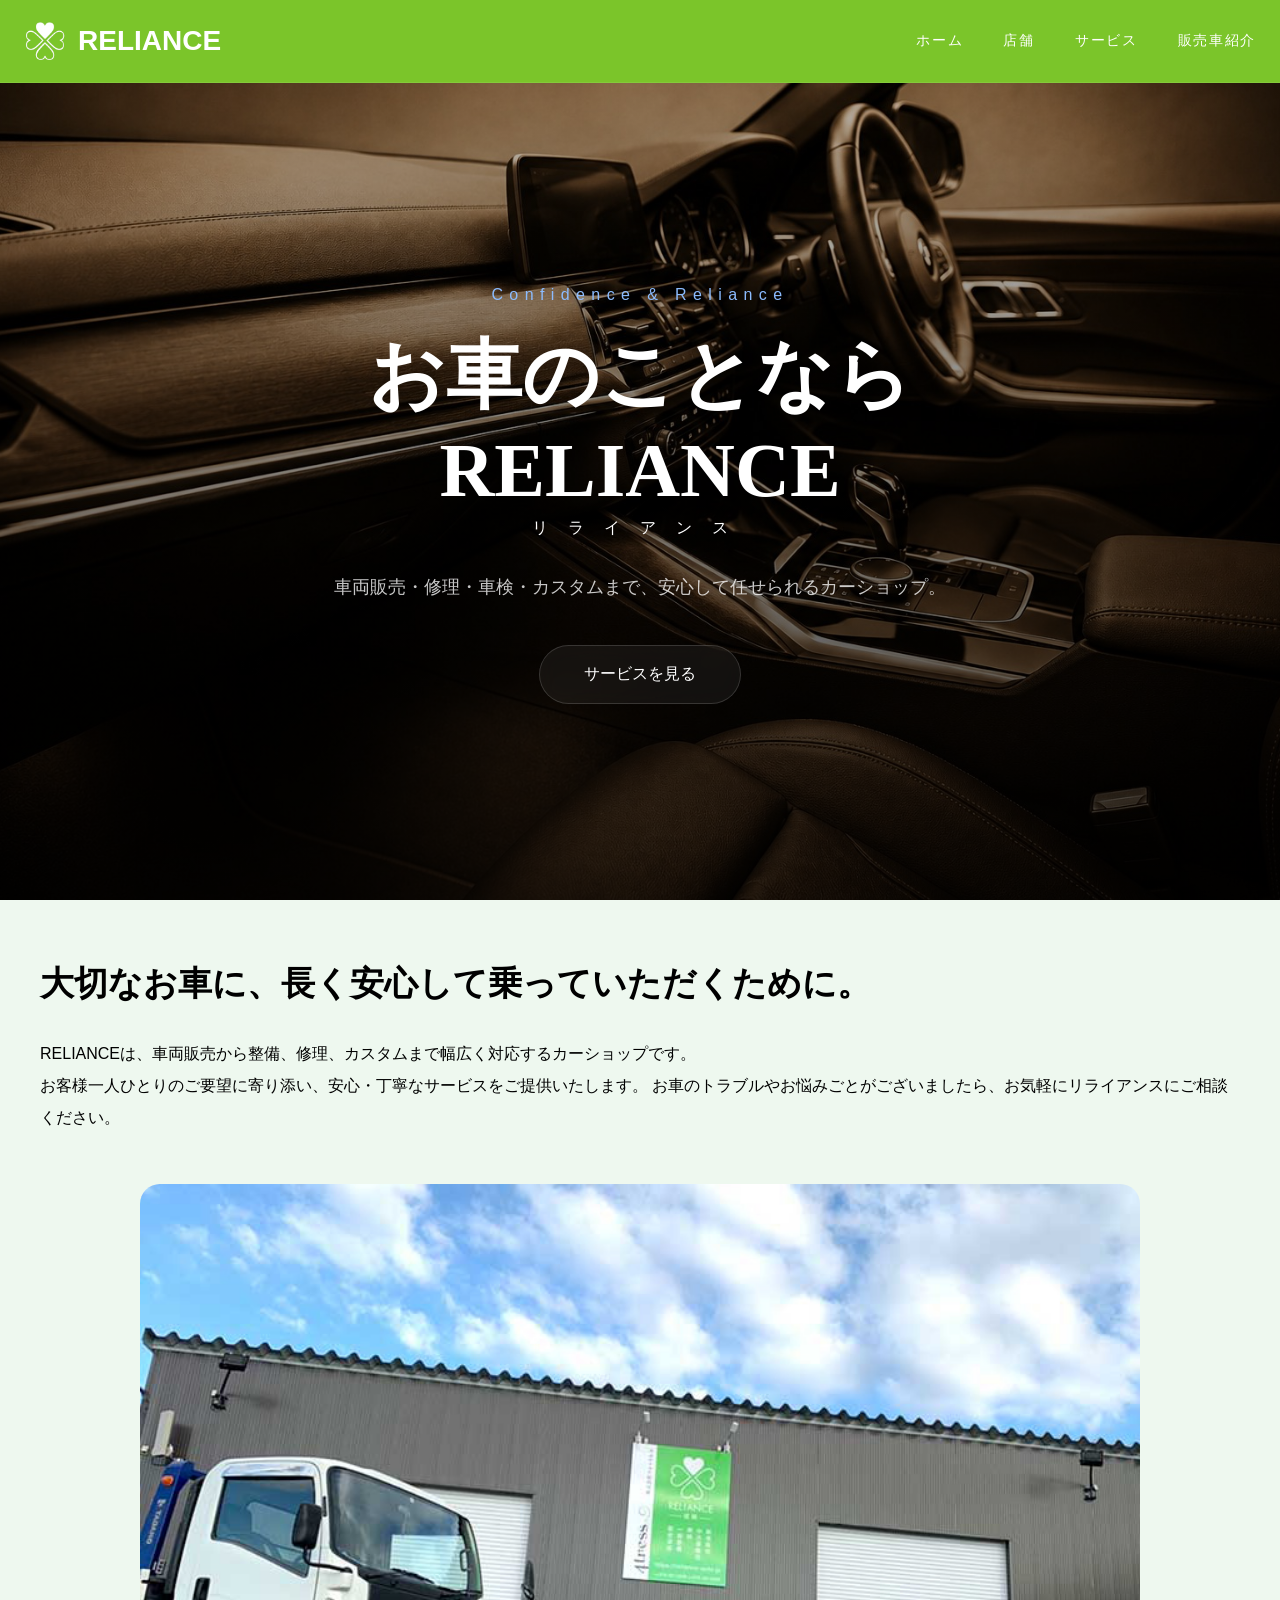
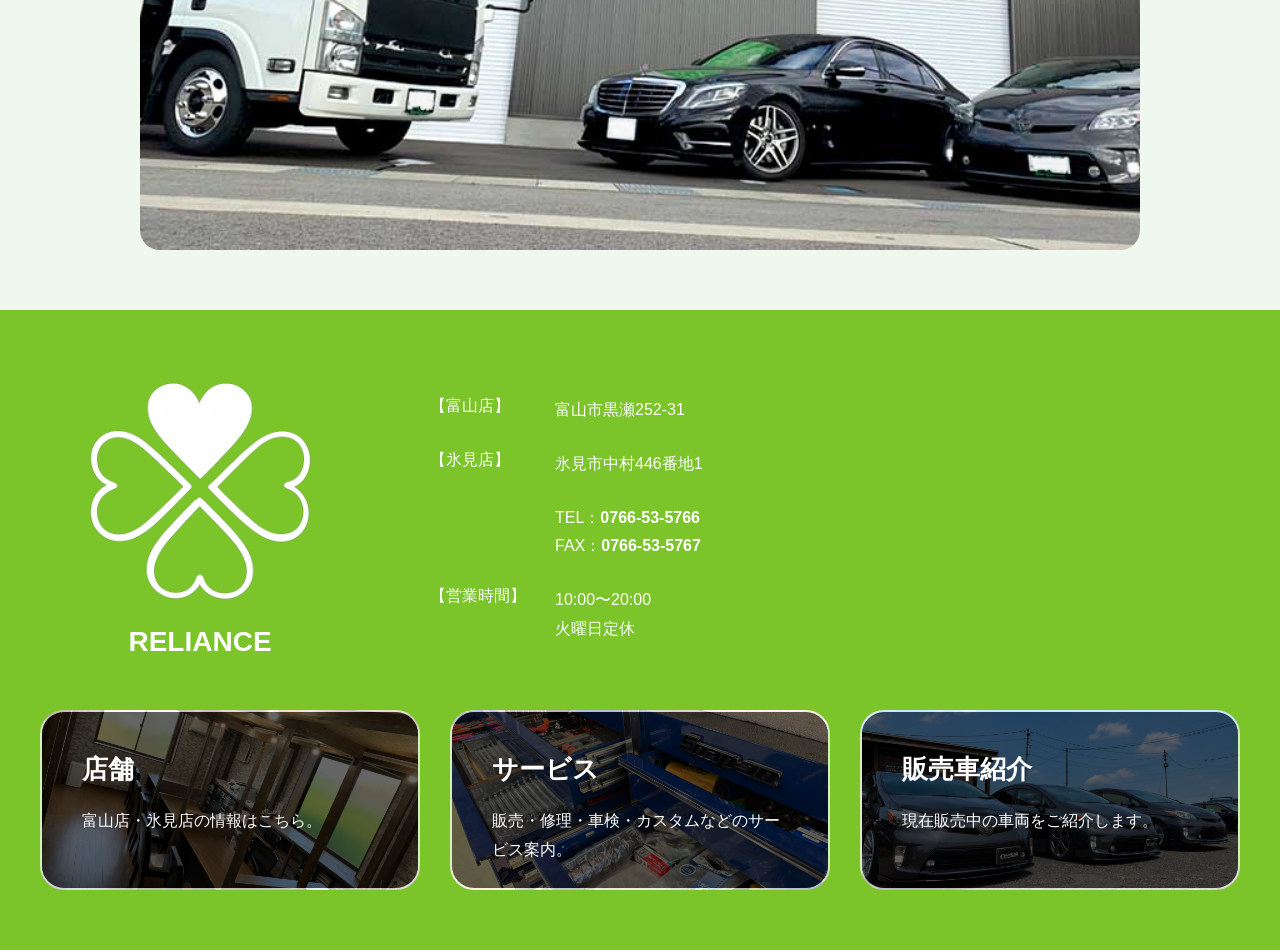
<file: index.html>
﻿<!DOCTYPE html>
<html lang="ja">
<head>
  <meta charset="UTF-8">
  <meta name="viewport" content="width=device-width, initial-scale=1.0">
  <title>RELIANCE | ホーム</title>
  <link rel="stylesheet" href="css/style.css">
</head>

<body>

<header class="header">

  <div class="header-inner">

    <a href="index.html" class="logo">
      <img src="images/logo.png" alt="RELIANCE Logo" class="logo-img">
      <span>RELIANCE</span>
    </a>

    <button class="menu-toggle" id="menuToggle">
      ☰
    </button>

    <nav class="nav" id="nav">
      <a href="index.html">ホーム</a>
      <a href="shop.html">店舗</a>
      <a href="service.html">サービス</a>
      <a href="cars.html">販売車紹介</a>
    </nav>

  </div>

</header>

<section class="hero">
  <div class="hero-overlay"></div>

  <div class="hero-content">
    <p class="hero-sub">Confidence & Reliance</p>

    <h1>
      お車のことなら<br>
      RELIANCE
    </h1>

    <p class="hero-text0">
      リライアンス
    </p>

    <p class="hero-text">
      車両販売・修理・車検・カスタムまで、安心して任せられるカーショップ。
    </p>

    <a href="service.html" class="hero-btn">サービスを見る</a>
  </div>
</section>

<section class="section">
  <div class="section-inner">

    <h2>大切なお車に、長く安心して乗っていただくために。</h2>

    <p>
      RELIANCEは、車両販売から整備、修理、カスタムまで幅広く対応するカーショップです。<br>
      お客様一人ひとりのご要望に寄り添い、安心・丁寧なサービスをご提供いたします。
      お車のトラブルやお悩みごとがございましたら、お気軽にリライアンスにご相談ください。
    </p>

    <img src="images/shop1.jpg" alt="店舗イメージ" class="about-image">
  </div>
</section>

<section class="section dark">
  <div class="section-inner">

<div class="contact-top">

  <div class="contact-left">
    <img src="images/logo.png" alt="RELIANCE" class="contact-logo">
    <p class="contact-text">RELIANCE</p>
  </div>

  <div class="contact-right">

<div class="contact-address">

  <div class="info-row">
    <span class="info-title">【富山店】</span>
    <span class="info-content">
      富山市黒瀬252-31
    </span>
  </div>

  <div class="info-row">
    <span class="info-title">【氷見店】</span>
    <span class="info-content">
      氷見市中村446番地1
    </span>
  </div>

  <div class="info-row">
    <span class="info-title"></span>
    <span class="info-content">
      TEL：<a href="tel:0766535766">0766-53-5766</a><br>
      FAX：<a href="tel:0766535766">0766-53-5767</a>
    </span>
  </div>

  <div class="info-row">
    <span class="info-title">【営業時間】</span>
    <span class="info-content">
      10:00〜20:00<br>
      火曜日定休
    </span>
  </div>

</div>

  </div>

</div>

<div class="card-grid">

  <a href="shop.html" class="card home-shop-card">
    <h3>店舗</h3>
    <p>富山店・氷見店の情報はこちら。</p>
  </a>

  <a href="service.html" class="card home-service-card">
    <h3>サービス</h3>
    <p>販売・修理・車検・カスタムなどのサービス案内。</p>
  </a>

  <a href="cars.html" class="card home-cars-card">
    <h3>販売車紹介</h3>
    <p>現在販売中の車両をご紹介します。</p>
  </a>

</div>
  </div>
</section>

<script src="js/main.js"></script>
</body>
</html>
</file>
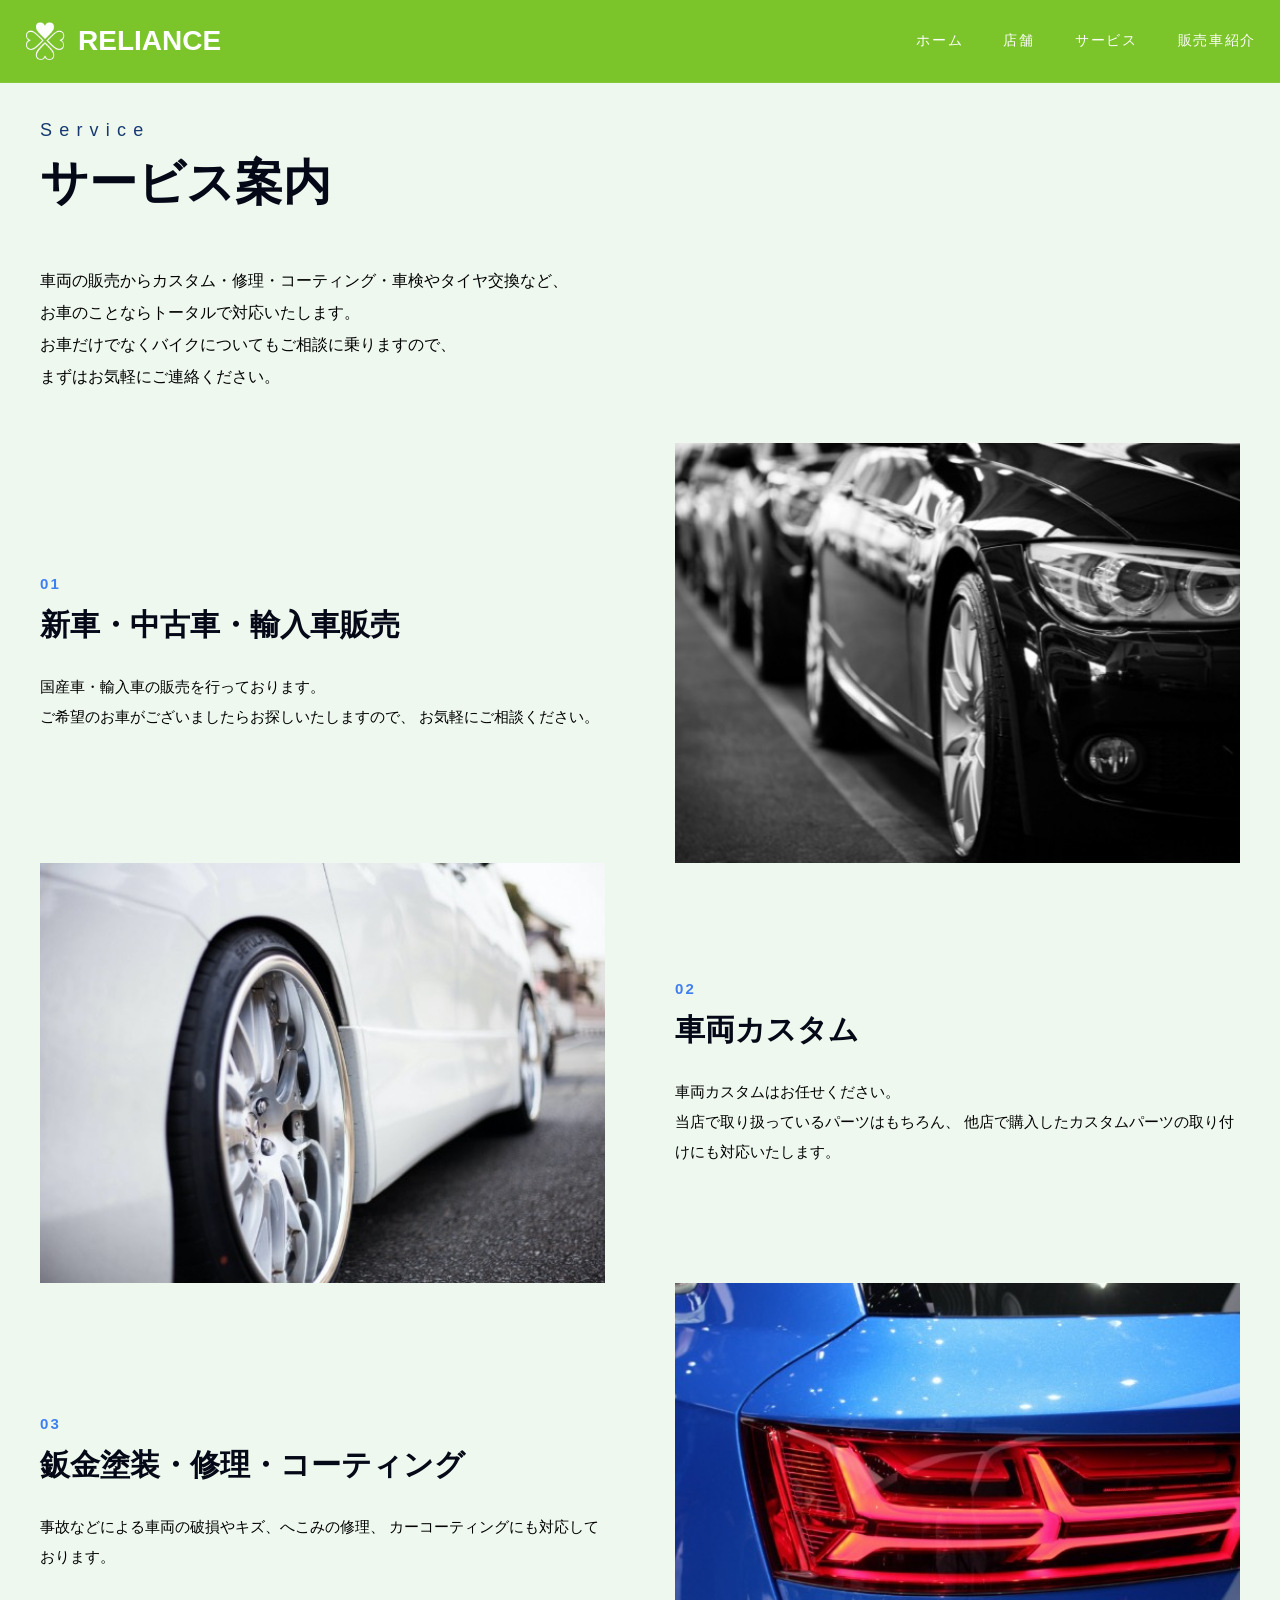
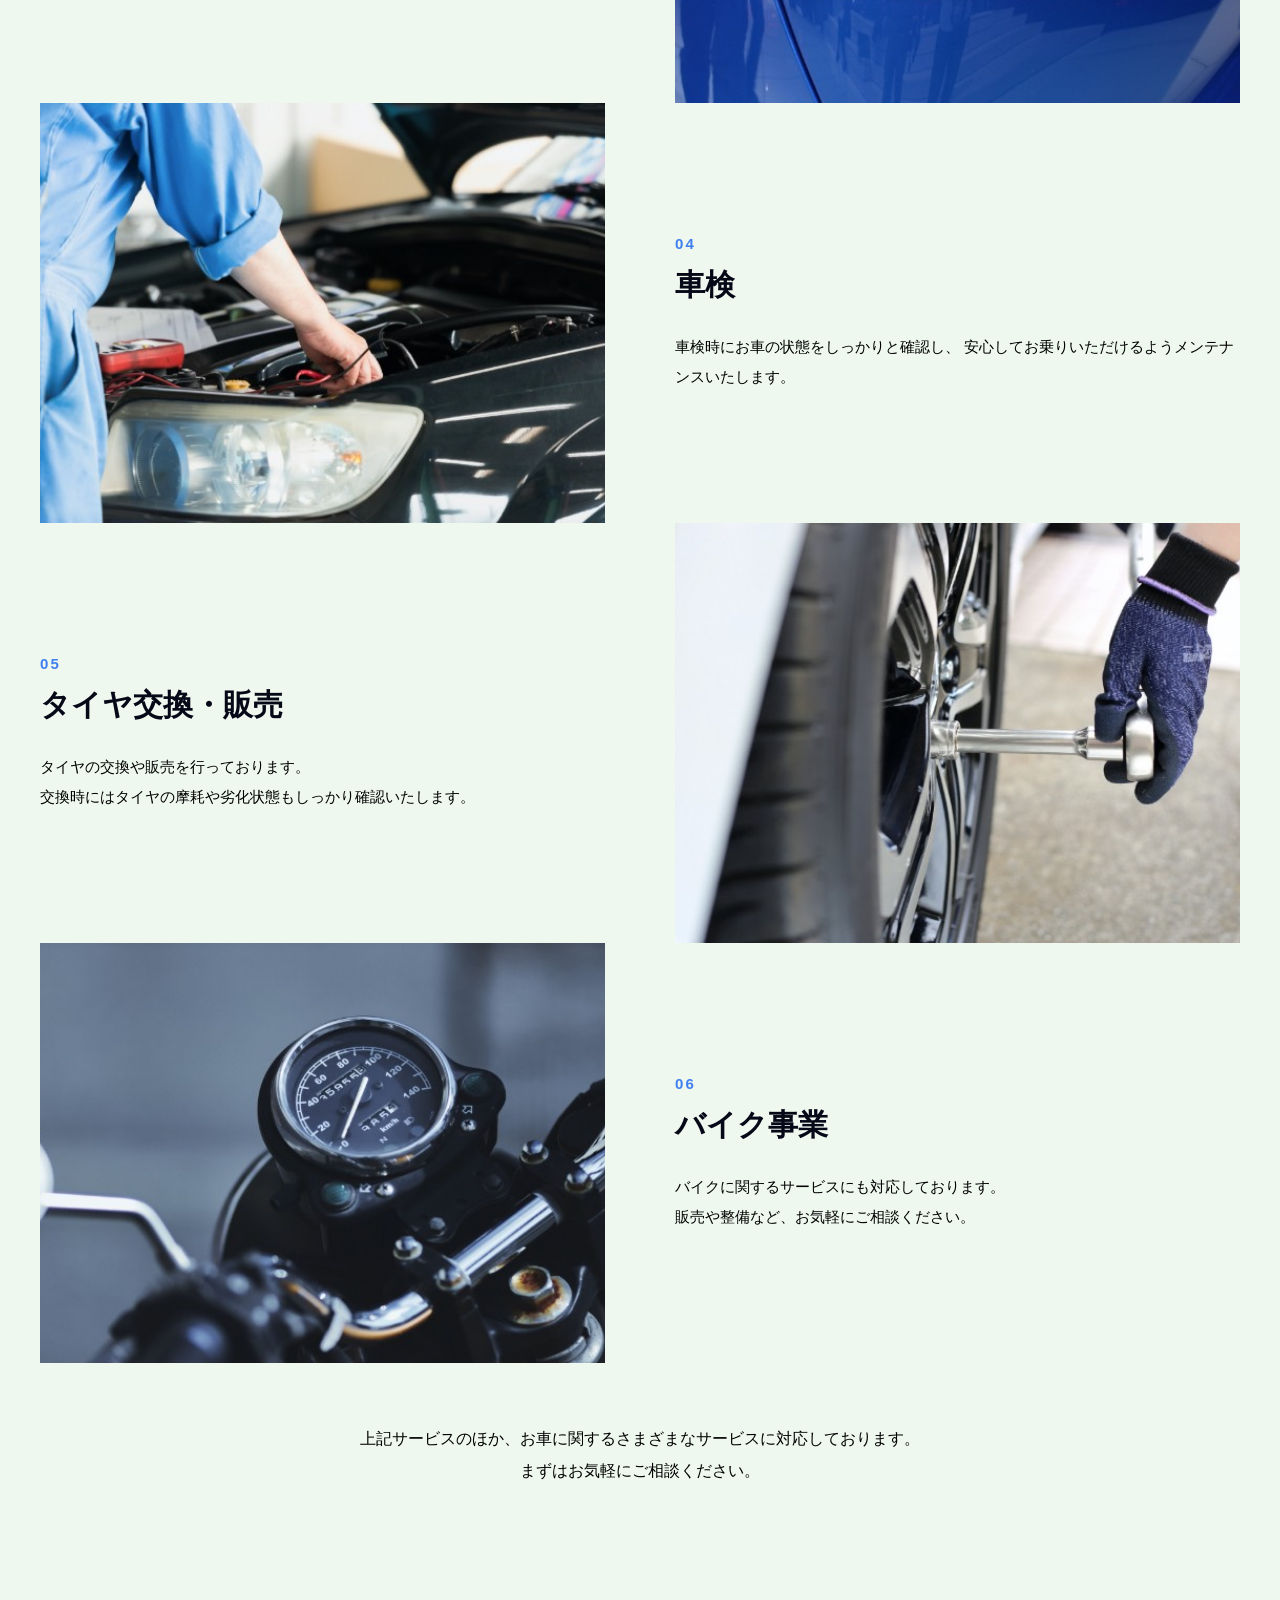
<file: service.html>
﻿<!DOCTYPE html>
<html lang="ja">
<head>
  <meta charset="UTF-8">
  <meta name="viewport" content="width=device-width, initial-scale=1.0">
  <title>サービス案内 | RELIANCE</title>
  <link rel="stylesheet" href="css/style.css">
</head>

<body>

<header class="header">

  <div class="header-inner">

    <a href="index.html" class="logo">
      <img src="images/logo.png" alt="RELIANCE Logo" class="logo-img">
      <span>RELIANCE</span>
    </a>

    <button class="menu-toggle" id="menuToggle">
      ☰
    </button>

    <nav class="nav" id="nav">

      <a href="index.html">ホーム</a>
      <a href="shop.html">店舗</a>
      <a href="service.html">サービス</a>
      <a href="cars.html">販売車紹介</a>

    </nav>

  </div>

</header>

<section class="service-section">

  <div class="section-inner">

    <div class="service-title">
      <p class="service-sub">Service</p>
      <h2>サービス案内</h2>
    </div>

    <div class="service-lead">
      <p>
        車両の販売からカスタム・修理・コーティング・車検やタイヤ交換など、<br>
        お車のことならトータルで対応いたします。<br>
        お車だけでなくバイクについてもご相談に乗りますので、<br>
        まずはお気軽にご連絡ください。
      </p>
    </div>


    <!-- 新車・中古車・輸入車販売 -->
    <div class="service-item">

      <div class="service-info">
        <p class="service-number">01</p>
        <h3>新車・中古車・輸入車販売</h3>

        <p>
          国産車・輸入車の販売を行っております。<br>
          ご希望のお車がございましたらお探しいたしますので、
          お気軽にご相談ください。
        </p>
      </div>

      <div class="service-image">
        <img src="images/service1.jpg" alt="新車・中古車・輸入車販売">
      </div>

    </div>


    <!-- 車両カスタム -->
    <div class="service-item reverse">

      <div class="service-info">
        <p class="service-number">02</p>
        <h3>車両カスタム</h3>

        <p>
          車両カスタムはお任せください。<br>
          当店で取り扱っているパーツはもちろん、
          他店で購入したカスタムパーツの取り付けにも対応いたします。
        </p>
      </div>

      <div class="service-image">
        <img src="images/service2.jpg" alt="車両カスタム">
      </div>

    </div>


    <!-- 鈑金塗装・修理・コーティング -->
    <div class="service-item">

      <div class="service-info">
        <p class="service-number">03</p>
        <h3>鈑金塗装・修理・コーティング</h3>

        <p>
          事故などによる車両の破損やキズ、へこみの修理、
          カーコーティングにも対応しております。
        </p>
      </div>

      <div class="service-image">
        <img src="images/service3.jpg" alt="鈑金塗装・修理・コーティング">
      </div>

    </div>


    <!-- 車検 -->
    <div class="service-item reverse">

      <div class="service-info">
        <p class="service-number">04</p>
        <h3>車検</h3>

        <p>
          車検時にお車の状態をしっかりと確認し、
          安心してお乗りいただけるようメンテナンスいたします。
        </p>
      </div>

      <div class="service-image">
        <img src="images/service4.jpg" alt="車検">
      </div>

    </div>


    <!-- タイヤ交換・販売 -->
    <div class="service-item">

      <div class="service-info">
        <p class="service-number">05</p>
        <h3>タイヤ交換・販売</h3>

        <p>
          タイヤの交換や販売を行っております。<br>
          交換時にはタイヤの摩耗や劣化状態もしっかり確認いたします。
        </p>
      </div>

      <div class="service-image">
        <img src="images/service5.jpg" alt="タイヤ交換・販売">
      </div>

    </div>


    <!-- バイク事業 -->
    <div class="service-item reverse">

      <div class="service-info">
        <p class="service-number">06</p>
        <h3>バイク事業</h3>

        <p>
          バイクに関するサービスにも対応しております。<br>
          販売や整備など、お気軽にご相談ください。
        </p>
      </div>

      <div class="service-image">
        <img src="images/service6.jpg" alt="バイク事業">
      </div>

    </div>


    <div class="service-bottom">
      <p>
        上記サービスのほか、お車に関するさまざまなサービスに対応しております。<br>
        まずはお気軽にご相談ください。
      </p>
    </div>

  </div>

</section>

<script src="js/main.js"></script>
</body>
</html>
</file>
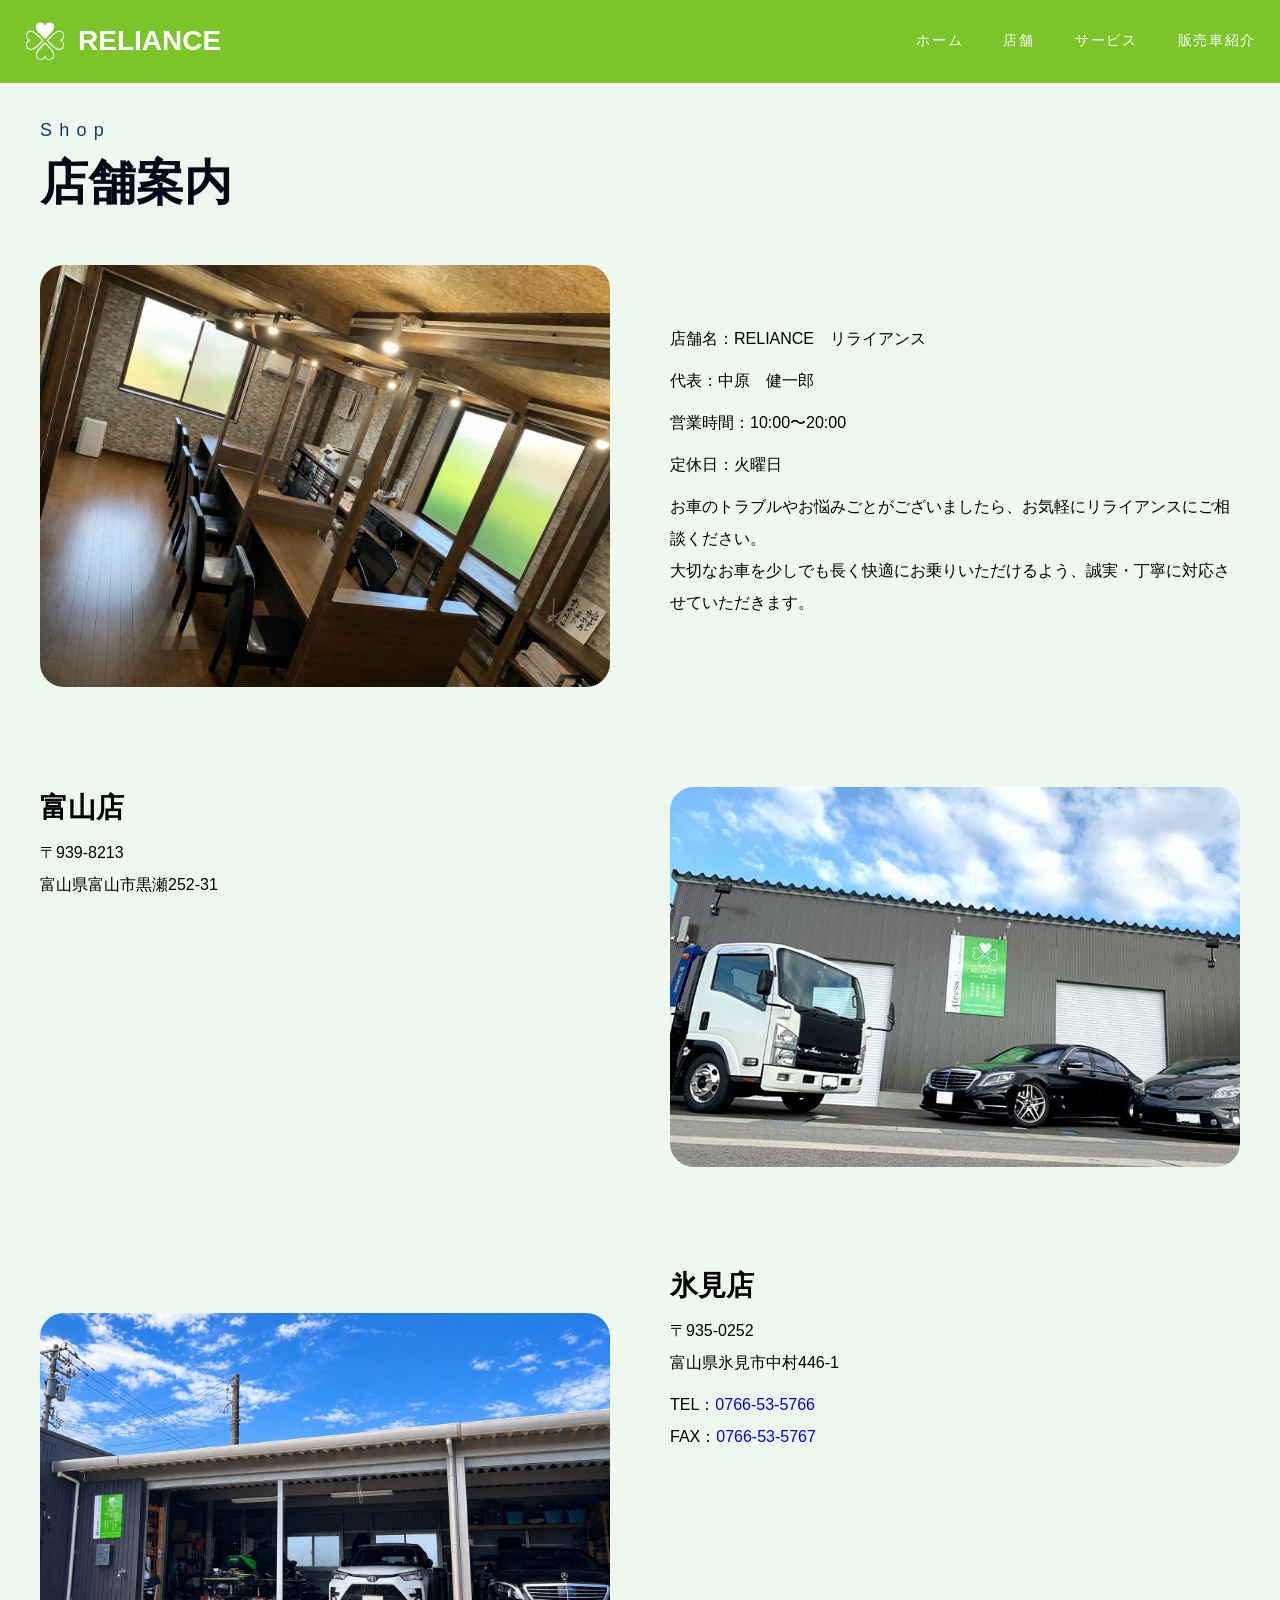
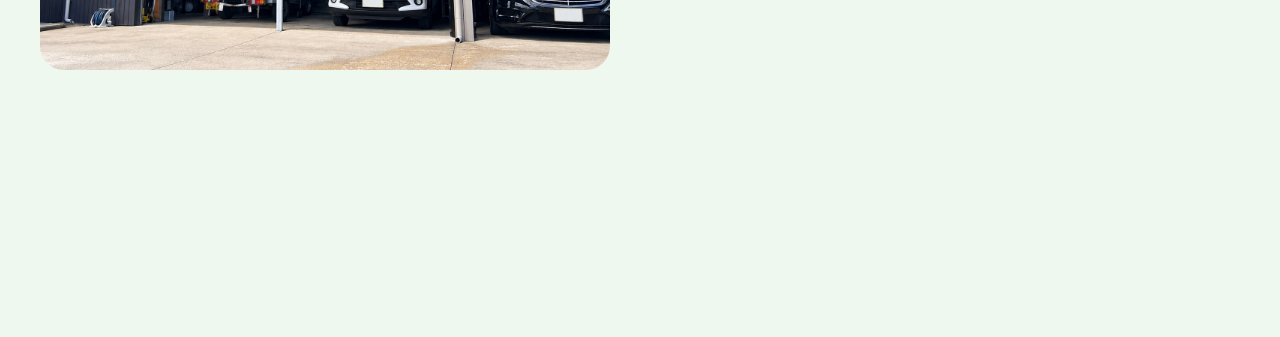
<file: shop.html>
﻿<!DOCTYPE html>
<html lang="ja">
<head>
  <meta charset="UTF-8">
  <meta name="viewport" content="width=device-width, initial-scale=1.0">
  <title>店舗案内 | RELIANCE</title>
  <link rel="stylesheet" href="css/style.css">
</head>

<body>

<header class="header">

  <div class="header-inner">

    <a href="index.html" class="logo">
      <img src="images/logo.png" alt="RELIANCE Logo" class="logo-img">
      <span>RELIANCE</span>
    </a>

    <button class="menu-toggle" id="menuToggle">
      ☰
    </button>

    <nav class="nav" id="nav">

      <a href="index.html">ホーム</a>
      <a href="shop.html">店舗</a>
      <a href="service.html">サービス</a>
      <a href="cars.html">販売車紹介</a>

    </nav>

  </div>

</header>

<section class="shop-section">

  <div class="section-inner">

<div class="shop-title">
  <p class="shop-sub">Shop</p>
  <h2>店舗案内</h2>
</div>

    <div class="shop-card">

      <div class="shop-image">
        <img src="images/shop3.jpg" alt="富山支店">
      </div>

      <div class="shop-info">

        <p>
          店舗名：RELIANCE　リライアンス
        </p>

        <p>
          代表：中原　健一郎
        </p>

        <p>
          営業時間：10:00〜20:00
        </p>

        <p>
          定休日：火曜日
        </p>

        <p>
          お車のトラブルやお悩みごとがございましたら、お気軽にリライアンスにご相談ください。<br> 
          大切なお車を少しでも長く快適にお乗りいただけるよう、誠実・丁寧に対応させていただきます。
        </p>

      </div>

    </div>

    <div class="shop-card reverse">

      <div class="shop-image">
        <img src="images/shop1.jpg" alt="富山店">
      </div>

      <div class="shop-info">

        <h2>富山店</h2>

        <p>
          〒939-8213<br>
          富山県富山市黒瀬252-31
        </p>

        <div class="shop-map">
         <iframe
           src="https://www.google.com/maps/embed?pb=!1m18!1m12!1m3!1d800.0636553453845!2d137.19675050244211!3d36.668378570627524!2m3!1f0!2f0!3f0!3m2!1i1024!2i768!4f13.1!3m3!1m2!1s0x5ff7911ff889b22d%3A0x44390078fa4b928e!2sRELIANCE!5e0!3m2!1sja!2sjp!4v1786001190839!5m2!1sja!2sjp"
           width="100%"
           height="250"
           style="border:0;"
           allowfullscreen=""
           loading="lazy"
           referrerpolicy="no-referrer-when-downgrade">
         </iframe>
       </div>

      </div>

    </div>

    <div class="shop-card">

      <div class="shop-image">
        <img src="images/shop4.jpg" alt="氷見店">
      </div>

      <div class="shop-info">

        <h2>氷見店</h2>

        <p>
          〒935-0252<br>
          富山県氷見市中村446-1
        </p>

        <p>
          TEL：<a href="tel:0766535766">0766-53-5766</a><br>
          FAX：<a href="tel:0766535766">0766-53-5767</a>
        </p>

        <div class="shop-map">
         <iframe
           src="https://www.google.com/maps/embed?pb=!1m18!1m12!1m3!1d3191.9694163234544!2d136.93101817512203!3d36.86715087222821!2m3!1f0!2f0!3f0!3m2!1i1024!2i768!4f13.1!3m3!1m2!1s0x5ff771fe8997fba5%3A0x98fd111cbedf4434!2z44CSOTM1LTAyNTIg5a-M5bGx55yM5rC36KaL5biC5Lit5p2R77yU77yU77yW4oiS77yR!5e0!3m2!1sja!2sjp!4v1786002673861!5m2!1sja!2sjp"
           width="100%"
           height="250"
           style="border:0;"
           allowfullscreen=""
           loading="lazy"
           referrerpolicy="no-referrer-when-downgrade">
         </iframe>

       </div>
      </div>

    </div>

  </div>

</section>

<script src="js/main.js"></script>
</body>
</html>
</file>
<file: css/style.css>
��/ *   = = = = = = = = = = = = = = = = = = = = = = =  
       C O M M O N  
 = = = = = = = = = = = = = = = = = = = = = = =   * /  
  
 *   {  
     m a r g i n :   0 ;  
     p a d d i n g :   0 ;  
     b o x - s i z i n g :   b o r d e r - b o x ;  
 }  
  
 b o d y   {  
     b a c k g r o u n d :   # E E F 8 E F ;  
  
     c o l o r :   # 0 0 0 ;  
  
     f o n t - f a m i l y :  
         " I n t e r " ,  
         " N o t o   S e r i f   J P " ,  
         s a n s - s e r i f ;  
  
     o v e r f l o w - x :   h i d d e n ;  
 }  
  
 a   {  
     t e x t - d e c o r a t i o n :   n o n e ;  
 }  
  
 / *   = = = = = = = = = = = = = = = = = = = = = = =  
       H E A D E R  
 = = = = = = = = = = = = = = = = = = = = = = =   * /  
  
 . h e a d e r   {  
     p o s i t i o n :   f i x e d ;  
  
     t o p :   0 ;  
     l e f t :   0 ;  
  
     w i d t h :   1 0 0 % ;  
  
     z - i n d e x :   1 0 0 0 ;  
  
     b a c k d r o p - f i l t e r :   b l u r ( 1 4 p x ) ;  
  
     b a c k g r o u n d :   # 7 B C 5 2 A ;  
  
     b o r d e r - b o t t o m :  
         1 p x   s o l i d   r g b a ( 2 5 5 , 2 5 5 , 2 5 5 , 0 . 0 8 ) ;  
 }  
  
 . h e a d e r - i n n e r   {  
  
     m a r g i n :   0   a u t o ;  
  
     p a d d i n g :   2 0 p x   2 4 p x ;  
  
     d i s p l a y :   f l e x ;  
  
     a l i g n - i t e m s :   c e n t e r ;  
  
     j u s t i f y - c o n t e n t :   s p a c e - b e t w e e n ;  
 }  
  
 . l o g o   {  
     d i s p l a y :   f l e x ;  
     a l i g n - i t e m s :   c e n t e r ;  
     g a p :   1 2 p x ;  
     c o l o r :   # f f f ;  
     t e x t - d e c o r a t i o n :   n o n e ;  
     f o n t - s i z e :   2 8 p x ;  
     f o n t - w e i g h t :   7 0 0 ;  
 }  
  
 . l o g o - i m g   {  
     w i d t h :   4 2 p x ;  
     h e i g h t :   4 2 p x ;  
     o b j e c t - f i t :   c o n t a i n ;  
 }  
  
 . n a v   {  
     d i s p l a y :   f l e x ;  
  
     g a p :   4 0 p x ;  
 }  
  
 . n a v   a   {  
     c o l o r :   # f f f ;  
  
     f o n t - s i z e :   1 4 p x ;  
  
     l e t t e r - s p a c i n g :   0 . 1 2 e m ;  
  
     t r a n s i t i o n :   0 . 3 s ;  
 }  
  
 . n a v   a : h o v e r   {  
     c o l o r :   # 8 c b c f f ;  
 }  
  
 / *   M E N U   B U T T O N   * /  
  
 . m e n u - t o g g l e   {  
     d i s p l a y :   n o n e ;  
  
     b a c k g r o u n d :   n o n e ;  
  
     b o r d e r :   n o n e ;  
  
     c o l o r :   # f f f ;  
  
     f o n t - s i z e :   3 0 p x ;  
  
     c u r s o r :   p o i n t e r ;  
 }  
  
 / *   = = = = = = = = = = = = = = = = = = = = = = =  
       H O M E  
 = = = = = = = = = = = = = = = = = = = = = = =   * /  
  
 . h e r o   {  
     p o s i t i o n :   r e l a t i v e ;  
  
     w i d t h :   1 0 0 % ;  
  
     m i n - h e i g h t :   1 0 0 v h ;  
     p a d d i n g - t o p :   8 0 p x ;  
     d i s p l a y :   f l e x ;  
  
     a l i g n - i t e m s :   c e n t e r ;  
  
     j u s t i f y - c o n t e n t :   c e n t e r ;  
  
     o v e r f l o w :   h i d d e n ;  
  
     b a c k g r o u n d :   u r l ( " . . / i m a g e s / i n t e r i o r . j p g " )   c e n t e r   c e n t e r   /   c o v e r   n o - r e p e a t ;  
 }  
  
 . h e r o - o v e r l a y   {  
     p o s i t i o n :   a b s o l u t e ;  
  
     i n s e t :   0 ;  
  
     b a c k g r o u n d :  
         l i n e a r - g r a d i e n t (  
             t o   b o t t o m ,  
             r g b a ( 0 , 0 , 0 , 0 . 2 ) ,  
             r g b a ( 0 , 0 , 0 , 0 . 7 5 )  
         ) ;  
 }  
  
 . h e r o - c o n t e n t   {  
     p o s i t i o n :   r e l a t i v e ;  
  
     z - i n d e x :   1 0 ;  
  
     t e x t - a l i g n :   c e n t e r ;  
  
     p a d d i n g :   2 0 p x ;  
 }  
  
 . h e r o - s u b   {  
     f o n t - s i z e :   1 6 p x ;  
  
     l e t t e r - s p a c i n g :   0 . 4 e m ;  
  
     c o l o r :   # 8 c b c f f ;  
     m a r g i n - t o p :   1 0 p x ;  
     m a r g i n - b o t t o m :   2 4 p x ;  
 }  
  
 . h e r o   h 1   {  
     f o n t - s i z e :   7 6 p x ;  
  
     l i n e - h e i g h t :   1 . 2 5 ;  
  
     m a r g i n - b o t t o m :   0 p x ;  
  
     f o n t - f a m i l y :  
         " N o t o   S e r i f   J P " ,  
         s e r i f ;  
  
     c o l o r :   # f f f ;  
 }  
  
 . h e r o - t e x t 0   {  
     f o n t - s i z e :   1 6 p x ;  
     l e t t e r - s p a c i n g :   2 0 p x ;  
     m a r g i n - b o t t o m :   3 0 p x ;  
  
     f o n t - f a m i l y :  
         " N o t o   S e r i f   J P " ,  
         s e r i f ;  
  
     c o l o r :   # f f f ;  
 }  
  
 . h e r o - t e x t   {  
     f o n t - s i z e :   1 8 p x ;  
  
     l i n e - h e i g h t :   2 ;  
  
     c o l o r :  
         r g b a ( 2 5 5 , 2 5 5 , 2 5 5 , 0 . 7 8 ) ;  
  
     m a r g i n - b o t t o m :   4 0 p x ;  
 }  
  
 . h e r o - b t n   {  
     d i s p l a y :   i n l i n e - f l e x ;  
  
     a l i g n - i t e m s :   c e n t e r ;  
  
     j u s t i f y - c o n t e n t :   c e n t e r ;  
  
     p a d d i n g :   1 8 p x   4 4 p x ;  
  
     b o r d e r - r a d i u s :   9 9 9 p x ;  
  
     c o l o r :   # f f f ;  
  
     b a c k g r o u n d :  
         r g b a ( 2 5 5 , 2 5 5 , 2 5 5 , 0 . 0 6 ) ;  
  
     b o r d e r :  
         1 p x   s o l i d   r g b a ( 2 5 5 , 2 5 5 , 2 5 5 , 0 . 1 5 ) ;  
  
     b a c k d r o p - f i l t e r :   b l u r ( 1 2 p x ) ;  
  
     t r a n s i t i o n :   0 . 3 s ;  
 }  
  
 . h e r o - b t n : h o v e r   {  
     t r a n s f o r m :   t r a n s l a t e Y ( - 4 p x ) ;  
  
     b a c k g r o u n d :  
         r g b a ( 2 5 5 , 2 5 5 , 2 5 5 , 0 . 1 2 ) ;  
 }  
  
 / *   = = = = = = = = = = = = = = = = = = = = = = =  
       S E C T I O N  
 = = = = = = = = = = = = = = = = = = = = = = =   * /  
  
 . s e c t i o n   {  
     p a d d i n g :   6 0 p x   2 0 p x ;  
 }  
  
 . s e c t i o n - i n n e r   {  
     m a x - w i d t h :   1 2 0 0 p x ;  
  
     m a r g i n :   0   a u t o ;  
 }  
  
  
 . s e c t i o n   h 2   {  
     f o n t - s i z e :   3 4 p x ;  
  
     l i n e - h e i g h t :   1 . 4 ;  
  
     m a r g i n - b o t t o m :   3 0 p x ;  
  
     f o n t - f a m i l y :  
         " N o t o   S e r i f   J P " ,  
         s e r i f ;  
 }  
  
 . s e c t i o n   p   {  
  
     l i n e - h e i g h t :   2 ;  
 }  
  
 . a b o u t - i m a g e   {  
     w i d t h :   1 0 0 % ;  
     m a x - w i d t h :   1 0 0 0 p x ;  
     d i s p l a y :   b l o c k ;  
     m a r g i n :   5 0 p x   a u t o   0 ;  
     b o r d e r - r a d i u s :   2 0 p x ;  
     o b j e c t - f i t :   c o v e r ;  
 }  
  
 . d a r k   {  
     b a c k g r o u n d :   # 7 B C 5 2 A ;  
 }  
  
 . c o n t a c t - t o p {  
         d i s p l a y : f l e x ;  
         a l i g n - i t e m s : c e n t e r ;  
         g a p : 7 0 p x ;  
         m a r g i n - b o t t o m : 4 0 p x ;  
 }  
  
 . c o n t a c t - l e f t {  
         f l e x : 0   0   3 2 0 p x ;  
         t e x t - a l i g n : c e n t e r ;  
 }  
  
 . c o n t a c t - l o g o {  
         w i d t h : 2 4 0 p x ;  
         m a x - w i d t h : 1 0 0 % ;  
 }  
  
 . c o n t a c t - t e x t {  
         c o l o r : # f f f ;  
         f o n t - s i z e : 2 8 p x ;  
         f o n t - w e i g h t :   7 0 0 ;  
 }  
  
 . c o n t a c t - r i g h t {  
         f l e x : 1 ;  
 }  
  
 . c o n t a c t - a d d r e s s {  
         d i s p l a y : f l e x ;  
         f l e x - d i r e c t i o n : c o l u m n ;  
         g a p : 2 5 p x ;  
 }  
  
 . i n f o - r o w {  
         d i s p l a y : g r i d ;  
         g r i d - t e m p l a t e - c o l u m n s : 1 0 0 p x   1 f r ;  
         g a p : 2 5 p x ;  
         a l i g n - i t e m s : s t a r t ;  
 }  
  
 . i n f o - t i t l e {  
         f o n t - w e i g h t : 5 0 0 ;  
         c o l o r : # f f f ;  
 }  
  
 . i n f o - c o n t e n t {  
         c o l o r : # f f f ;  
         l i n e - h e i g h t : 1 . 8 ;  
 }  
  
 . i n f o - c o n t e n t   a {  
         c o l o r : # f f f ;  
         f o n t - w e i g h t : 7 0 0 ;  
 }  
  
 / *   = = = = = = = = = = = = = = = = = = = = = = =  
       C A R D  
 = = = = = = = = = = = = = = = = = = = = = = =   * /  
  
 . c a r d - g r i d   {  
     d i s p l a y :   g r i d ;  
     g r i d - t e m p l a t e - c o l u m n s :   r e p e a t ( 3 ,   1 f r ) ;  
     g a p :   3 0 p x ;  
     m a r g i n - t o p :   0 p x ;  
 }  
  
 . c a r d   {  
     p o s i t i o n :   r e l a t i v e ;  
     o v e r f l o w :   h i d d e n ;  
  
     p a d d i n g :   4 0 p x ;  
     h e i g h t :   1 8 0 p x ;  
  
     b o r d e r - r a d i u s :   2 4 p x ;  
  
     c o l o r :   # f f f ;  
     t e x t - d e c o r a t i o n :   n o n e ;  
  
     b a c k g r o u n d - s i z e :   c o v e r ;  
     b a c k g r o u n d - p o s i t i o n :   c e n t e r ;  
     b a c k g r o u n d - r e p e a t :   n o - r e p e a t ;  
  
     b o r d e r :   2 p x   s o l i d   r g b a ( 2 5 5 , 2 5 5 , 2 5 5 , 0 . 7 ) ;  
  
     t r a n s i t i o n :   t r a n s f o r m   0 . 3 s   e a s e ;  
 }  
  
 / *   �Qw�0�fO0W0f0�eW[�0��0�0Y0O0Y0�0  * /  
 . c a r d : : b e f o r e   {  
     c o n t e n t :   " " ;  
     p o s i t i o n :   a b s o l u t e ;  
     i n s e t :   0 ;  
  
     b a c k g r o u n d :   r g b a ( 0 , 0 , 0 , 0 . 6 ) ;  
  
     z - i n d e x :   0 ;  
 }  
  
 / *   �eW[�0�Qwn0MRk0�QY0  * /  
 . c a r d   h 3 ,  
 . c a r d   p   {  
     p o s i t i o n :   r e l a t i v e ;  
     z - i n d e x :   1 ;  
 }  
  
 . c a r d : h o v e r   {  
     t r a n s f o r m :   t r a n s l a t e Y ( - 8 p x ) ;  
 }  
  
 . c a r d   h 3   {  
     f o n t - s i z e :   2 6 p x ;  
     m a r g i n :   0   0   2 0 p x ;  
  
     d i s p l a y :   b l o c k ;  
     w i d t h :   1 0 0 % ;  
     w h i t e - s p a c e :   n o w r a p ;  
 }  
  
 . c a r d   p   {  
     m a r g i n :   0 ;  
     l i n e - h e i g h t :   1 . 8 ;  
 }  
  
 . h o m e - s h o p - c a r d   {  
     b a c k g r o u n d - i m a g e :   u r l ( " . . / i m a g e s / s h o p 3 . j p g " ) ;  
 }  
  
 . h o m e - s e r v i c e - c a r d   {  
     b a c k g r o u n d - i m a g e :   u r l ( " . . / i m a g e s / s n a p . j p g " ) ;  
 }  
  
 . h o m e - c a r s - c a r d   {  
     b a c k g r o u n d - i m a g e :   u r l ( " . . / i m a g e s / c o o l . j p g " ) ;  
 }  
  
 / *   = = = = = = = = = = = = = = = = = = = = = = =  
       S H O P  
 = = = = = = = = = = = = = = = = = = = = = = =   * /  
  
 . s h o p - s e c t i o n   {  
     p a d d i n g :   1 2 0 p x   2 0 p x ;  
 }  
  
 . s h o p - t i t l e {  
     t e x t - a l i g n : l e f t ;  
     m a r g i n - b o t t o m : 5 0 p x ;  
 }  
  
 . s h o p - s u b {  
     f o n t - s i z e : 1 8 p x ;  
     l e t t e r - s p a c i n g : 0 . 4 e m ;  
     c o l o r : # 1 6 3 A 7 0 ;  
     m a r g i n - b o t t o m : 1 0 p x ;  
 }  
  
 . s h o p - t i t l e   h 2 {  
     f o n t - s i z e : 4 8 p x ;  
  
     c o l o r : # 0 5 0 8 1 6 ;  
 }  
  
 . s h o p - c a r d   {  
     d i s p l a y :   f l e x ;  
  
     a l i g n - i t e m s :   c e n t e r ;  
  
     g a p :   6 0 p x ;  
  
     m a r g i n - b o t t o m :   1 0 0 p x ;  
 }  
  
 . s h o p - c a r d . r e v e r s e   {  
     f l e x - d i r e c t i o n :   r o w - r e v e r s e ;  
 }  
  
 . s h o p - i m a g e ,  
 . s h o p - i n f o   {  
     f l e x :   1 ;  
 }  
  
 . s h o p - i m a g e   i m g   {  
     w i d t h :   1 0 0 % ;  
  
     d i s p l a y :   b l o c k ;  
  
     b o r d e r - r a d i u s :   2 4 p x ;  
 }  
  
 . s h o p - i n f o   h 2   {  
     f o n t - s i z e :   2 8 p x ;  
  
     m a r g i n - b o t t o m :   1 0 p x ;  
  
     f o n t - f a m i l y :  
         " N o t o   S e r i f   J P " ,  
         s e r i f ;  
 }  
  
 . s h o p - i n f o   p   {  
     l i n e - h e i g h t :   2 ;  
  
     m a r g i n - b o t t o m :   1 0 p x ;  
  
     c o l o r : # 0 0 0 ;  
 }  
  
 / *   = = = = = = = = = = = = = = = = = = = = = = =  
       M O B I L E  
 = = = = = = = = = = = = = = = = = = = = = = =   * /  
  
 @ m e d i a   ( m a x - w i d t h :   7 6 8 p x )   {  
  
     . h e a d e r - i n n e r   {  
         p a d d i n g :   1 8 p x   2 0 p x ;  
     }  
  
     . m e n u - t o g g l e   {  
         d i s p l a y :   b l o c k ;  
     }  
  
     . n a v   {  
         p o s i t i o n :   a b s o l u t e ;  
  
         t o p :   1 0 0 % ;  
         l e f t :   0 ;  
  
         w i d t h :   1 0 0 % ;  
  
         b a c k g r o u n d :   r g b a ( 8 0 ,   8 0 ,   8 0 ,   0 . 9 ) ;  
  
         b a c k d r o p - f i l t e r :   b l u r ( 1 2 p x ) ;  
  
         f l e x - d i r e c t i o n :   c o l u m n ;  
  
         a l i g n - i t e m s :   c e n t e r ;  
  
         g a p :   0 ;  
  
         d i s p l a y :   n o n e ;  
     }  
  
     . n a v . o p e n   {  
         d i s p l a y :   f l e x ;  
     }  
  
     . n a v   a   {  
         w i d t h :   1 0 0 % ;  
  
         t e x t - a l i g n :   c e n t e r ;  
  
         p a d d i n g :   2 0 p x   0 ;  
  
         b o r d e r - b o t t o m :  
             1 p x   s o l i d   r g b a ( 2 5 5 , 2 5 5 , 2 5 5 , 0 . 0 8 ) ;  
     }  
  
     . h e r o - s u b   {  
         m a r g i n - t o p :   0 p x ;  
     }  
     . h e r o   h 1   {  
         f o n t - s i z e :   4 2 p x ;  
     }  
  
     . h e r o - t e x t   {  
         f o n t - s i z e :   1 5 p x ;  
     }  
  
     . s e c t i o n   h 2   {  
         f o n t - s i z e :   2 4 p x ;  
     }  
  
     . c o n t a c t - t o p   {  
         f l e x - d i r e c t i o n :   c o l u m n ;  
         a l i g n - i t e m s :   f l e x - s t a r t ;  
     }  
  
     . c o n t a c t - l e f t   {  
         w i d t h :   1 0 0 % ;  
         t e x t - a l i g n :   c e n t e r ;   / *   �0�0`0Q0-N.Y  * /  
     }  
  
     . c o n t a c t - r i g h t   {  
         w i d t h :   1 0 0 % ;  
     }  
  
     . c a r d - g r i d   {  
         g r i d - t e m p l a t e - c o l u m n s :   1 f r ;  
     }  
  
     . p a g e - h e r o   h 1   {  
         f o n t - s i z e :   4 2 p x ;  
     }  
  
     . s h o p - s u b {  
     f o n t - s i z e : 1 4 p x ;  
     l e t t e r - s p a c i n g : 0 . 3 e m ;  
     m a r g i n - b o t t o m : 6 p x ;  
 }  
  
     . s h o p - t i t l e   h 2 {  
     f o n t - s i z e : 3 6 p x ;  
  
 }  
  
     . s h o p - c a r d   {  
         g a p :   2 0 p x ;  
  
         m a r g i n - b o t t o m :   8 0 p x ;  
     }  
  
     . s h o p - c a r d ,  
     . s h o p - c a r d . r e v e r s e   {  
         f l e x - d i r e c t i o n :   c o l u m n ;  
     }  
  
 }  
  
 / *   = = = = = = = = = = = = = = = = = = = = = = =  
       S E R V I C E   P A G E  
 = = = = = = = = = = = = = = = = = = = = = = =   * /  
  
 . s e r v i c e - s e c t i o n   {  
     p a d d i n g :   1 2 0 p x   2 0 p x ;  
 }  
  
 . s e r v i c e - t i t l e   {  
     m a r g i n - b o t t o m :   5 0 p x ;  
 }  
  
 . s e r v i c e - s u b   {  
     m a r g i n - b o t t o m :   1 0 p x ;  
  
     c o l o r :   # 1 6 3 A 7 0 ;  
  
     f o n t - s i z e :   1 8 p x ;  
  
     l e t t e r - s p a c i n g :   0 . 4 e m ;  
 }  
  
 . s e r v i c e - t i t l e   h 2   {  
     c o l o r :   # 0 5 0 8 1 6 ;  
     f o n t - s i z e :   4 8 p x ;  
 }  
  
 . s e r v i c e - l e a d   {  
     m a r g i n - b o t t o m :   5 0 p x ;  
  
     f o n t - s i z e :   1 6 p x ;  
  
     l i n e - h e i g h t :   2 ;  
 }  
  
 . s e r v i c e - l e a d   p   +   p   {  
     m a r g i n - t o p :   2 0 p x ;  
 }  
  
  
 / *   �0�0�0�01 ��v  * /  
  
 . s e r v i c e - i t e m   {  
     d i s p l a y :   f l e x ;  
  
     a l i g n - i t e m s :   c e n t e r ;  
  
     g a p :   7 0 p x ;  
  
     m a r g i n - b o t t o m :   0 p x ;  
 }  
  
  
 / *   r e v e r s e L0�ND0_0��vo0�]�S�S�  * /  
  
 . s e r v i c e - i t e m . r e v e r s e   {  
     f l e x - d i r e c t i o n :   r o w - r e v e r s e ;  
 }  
  
  
 / *   �e�z�R  * /  
  
 . s e r v i c e - i n f o   {  
     f l e x :   1 ;  
 }  
  
 . s e r v i c e - n u m b e r   {  
     m a r g i n - b o t t o m :   1 0 p x ;  
  
     c o l o r :   # 3 f 7 f e f ;  
  
     f o n t - s i z e :   1 5 p x ;  
  
     f o n t - w e i g h t :   b o l d ;  
  
     l e t t e r - s p a c i n g :   0 . 1 5 e m ;  
 }  
  
 . s e r v i c e - i n f o   h 3   {  
     m a r g i n - b o t t o m :   2 5 p x ;  
  
     c o l o r :   # 0 5 0 8 1 6 ;  
  
     f o n t - f a m i l y :   " N o t o   S e r i f   J P " ,   s e r i f ;  
  
     f o n t - s i z e :   3 0 p x ;  
  
     f o n t - w e i g h t :   6 0 0 ;  
  
     l i n e - h e i g h t :   1 . 5 ;  
 }  
  
 . s e r v i c e - i n f o   >   p : l a s t - c h i l d   {  
     f o n t - s i z e :   1 5 p x ;  
  
     l i n e - h e i g h t :   2 ;  
 }  
  
  
 / *   ;u�P�R  * /  
  
 . s e r v i c e - i m a g e   {  
     f l e x :   1 ;  
  
     o v e r f l o w :   h i d d e n ;  
 }  
  
 . s e r v i c e - i m a g e   i m g   {  
     d i s p l a y :   b l o c k ;  
  
     w i d t h :   1 0 0 % ;  
  
     h e i g h t :   4 2 0 p x ;  
  
     o b j e c t - f i t :   c o v e r ;  
 }  
  
  
 / *    g�_n0��f�e  * /  
  
 . s e r v i c e - b o t t o m   {  
     p a d d i n g :   6 0 p x   3 0 p x ;  
  
     b a c k g r o u n d :   # e e f 8 e f ;  
  
     t e x t - a l i g n :   c e n t e r ;  
 }  
  
 . s e r v i c e - b o t t o m   p   {  
     f o n t - s i z e :   1 6 p x ;  
  
     l i n e - h e i g h t :   2 ;  
 }  
  
  
 / *   = = = = = = = = = = = = = = = = = = = = = = =  
       S M A R T P H O N E  
 = = = = = = = = = = = = = = = = = = = = = = =   * /  
  
 @ m e d i a   ( m a x - w i d t h :   7 6 8 p x )   {  
  
     . s e r v i c e - t i t l e   {  
         m a r g i n - b o t t o m :   3 0 p x ;  
     }  
  
     . s e r v i c e - s u b   {  
         m a r g i n - b o t t o m :   6 p x ;  
         f o n t - s i z e :   1 4 p x ;  
  
         l e t t e r - s p a c i n g :   0 . 3 e m ;  
     }  
  
     . s e r v i c e - t i t l e   h 2   {  
         f o n t - s i z e :   3 6 p x ;  
     }  
  
     . s e r v i c e - l e a d   {  
         m a r g i n - b o t t o m :   4 0 p x ;  
     }  
  
  
     . s e r v i c e - l e a d   b r   {  
         d i s p l a y :   n o n e ;  
     }  
  
     . s e r v i c e - i t e m ,  
     . s e r v i c e - i t e m . r e v e r s e   {  
         f l e x - d i r e c t i o n :   c o l u m n ;  
  
         a l i g n - i t e m s :   s t r e t c h ;  
  
         g a p :   3 0 p x ;  
  
         m a r g i n - b o t t o m :   3 0 p x ;  
     }  
  
     . s e r v i c e - i n f o   h 3   {  
         m a r g i n - b o t t o m :   2 0 p x ;  
  
         f o n t - s i z e :   2 4 p x ;  
  
     }  
    
  
 }  
  
 / *   = = = = = = = = = = = = = = = = = = = = = = =  
       C A R S  
 = = = = = = = = = = = = = = = = = = = = = = =   * /  
  
 . c a r - l i s t   {  
     d i s p l a y :   g r i d ;  
     g r i d - t e m p l a t e - c o l u m n s :   r e p e a t ( 3 ,   1 f r ) ;  
     g a p :   3 0 p x ;  
     m a r g i n - t o p :   5 0 p x ;  
 }  
  
 . c a r - c a r d   {  
     b a c k g r o u n d :   # f f f ;  
     b o r d e r - r a d i u s :   1 6 p x ;  
     o v e r f l o w :   h i d d e n ;  
     b o x - s h a d o w :   0   8 p x   2 4 p x   r g b a ( 0 ,   0 ,   0 ,   0 . 1 2 ) ;  
 }  
  
 . c a r - i m a g e   {  
     w i d t h :   1 0 0 % ;  
     a s p e c t - r a t i o :   4   /   3 ;  
     o v e r f l o w :   h i d d e n ;  
     b a c k g r o u n d :   # e e e ;  
 }  
  
 . c a r - i m a g e   i m g   {  
     w i d t h :   1 0 0 % ;  
     h e i g h t :   1 0 0 % ;  
     o b j e c t - f i t :   c o v e r ;  
     d i s p l a y :   b l o c k ;  
 }  
  
 . c a r - i n f o   {  
     p a d d i n g :   2 4 p x ;  
 }  
  
 . c a r - m a k e r   {  
     f o n t - s i z e :   1 3 p x ;  
     l e t t e r - s p a c i n g :   0 . 1 5 e m ;  
     c o l o r :   # 7 7 7 ;  
     m a r g i n - b o t t o m :   6 p x ;  
 }  
  
 . c a r - i n f o   h 3   {  
     f o n t - s i z e :   2 4 p x ;  
     m a r g i n - b o t t o m :   1 8 p x ;  
 }  
  
 . c a r - d e t a i l s   {  
     m a r g i n - b o t t o m :   1 8 p x ;  
 }  
  
 . c a r - d e t a i l s   p   {  
     f o n t - s i z e :   1 6 p x ;  
     l i n e - h e i g h t :   1 . 8 ;  
 }  
  
 . c a r - p r i c e   {  
     f o n t - s i z e :   1 6 p x ;  
     m a r g i n - b o t t o m :   1 6 p x ;  
 }  
  
 . c a r - d e s c r i p t i o n   {  
     f o n t - s i z e :   1 4 p x ;  
     l i n e - h e i g h t :   1 . 8 ;  
 }  
  
 . c a r - s o l d   {  
     d i s p l a y :   i n l i n e - b l o c k ;  
     b a c k g r o u n d :   # 5 5 5 ;  
     c o l o r :   # f f f ;  
     p a d d i n g :   6 p x   1 2 p x ;  
     f o n t - s i z e :   1 6 p x ;  
     f o n t - w e i g h t :   7 0 0 ;  
     l e t t e r - s p a c i n g :   0 . 1 e m ;  
     m a r g i n - b o t t o m :   1 2 p x ;  
     b o r d e r - r a d i u s :   4 p x ;  
 }  
  
  
 / *   = = = = = = = = = = = = = = = = = = = = = = =  
       C A R S   -   S M A R T P H O N E  
 = = = = = = = = = = = = = = = = = = = = = = =   * /  
  
 @ m e d i a   ( m a x - w i d t h :   7 6 8 p x )   {  
  
     . c a r - l i s t   {  
         g r i d - t e m p l a t e - c o l u m n s :   1 f r ;  
         g a p :   2 4 p x ;  
         m a r g i n - t o p :   3 5 p x ;  
     }  
  
     . c a r - i n f o   {  
         p a d d i n g :   2 0 p x ;  
     }  
  
     . c a r - i n f o   h 3   {  
         f o n t - s i z e :   2 2 p x ;  
     }  
  
  
 } 
</file>
